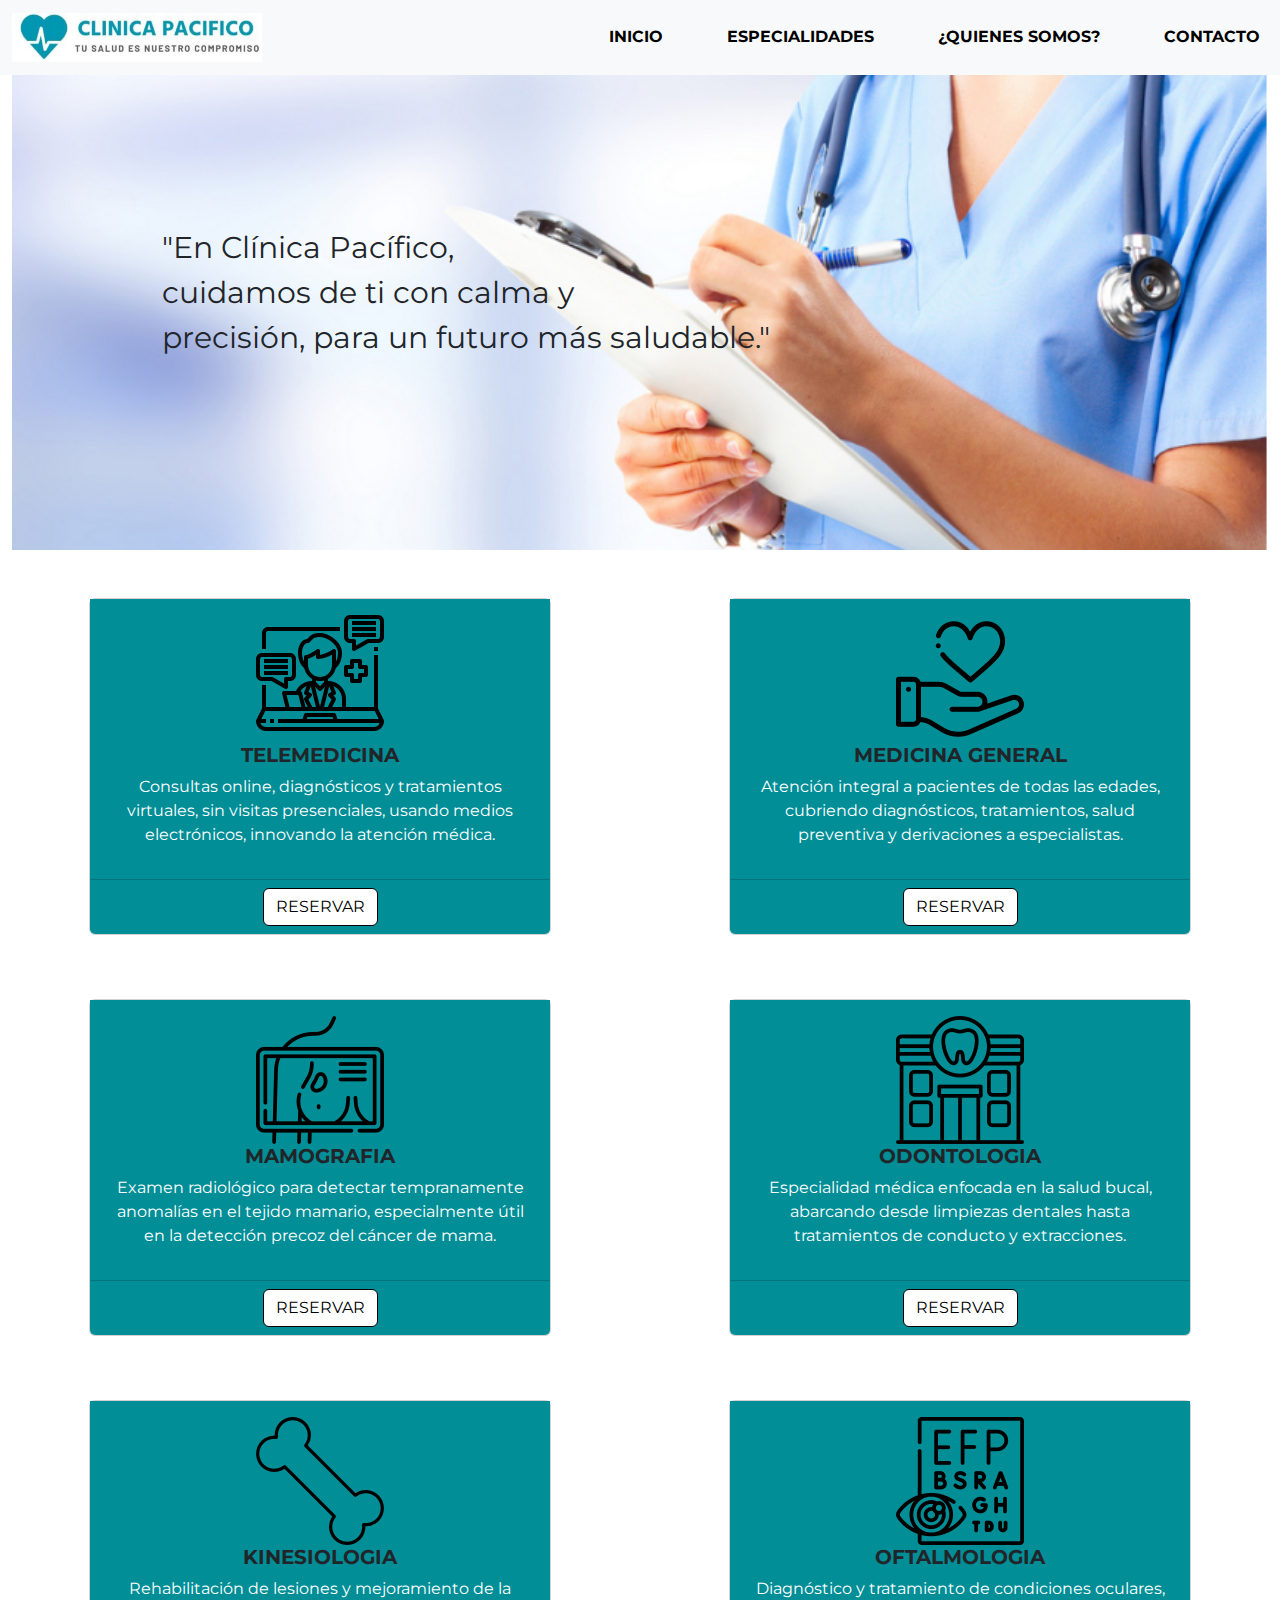
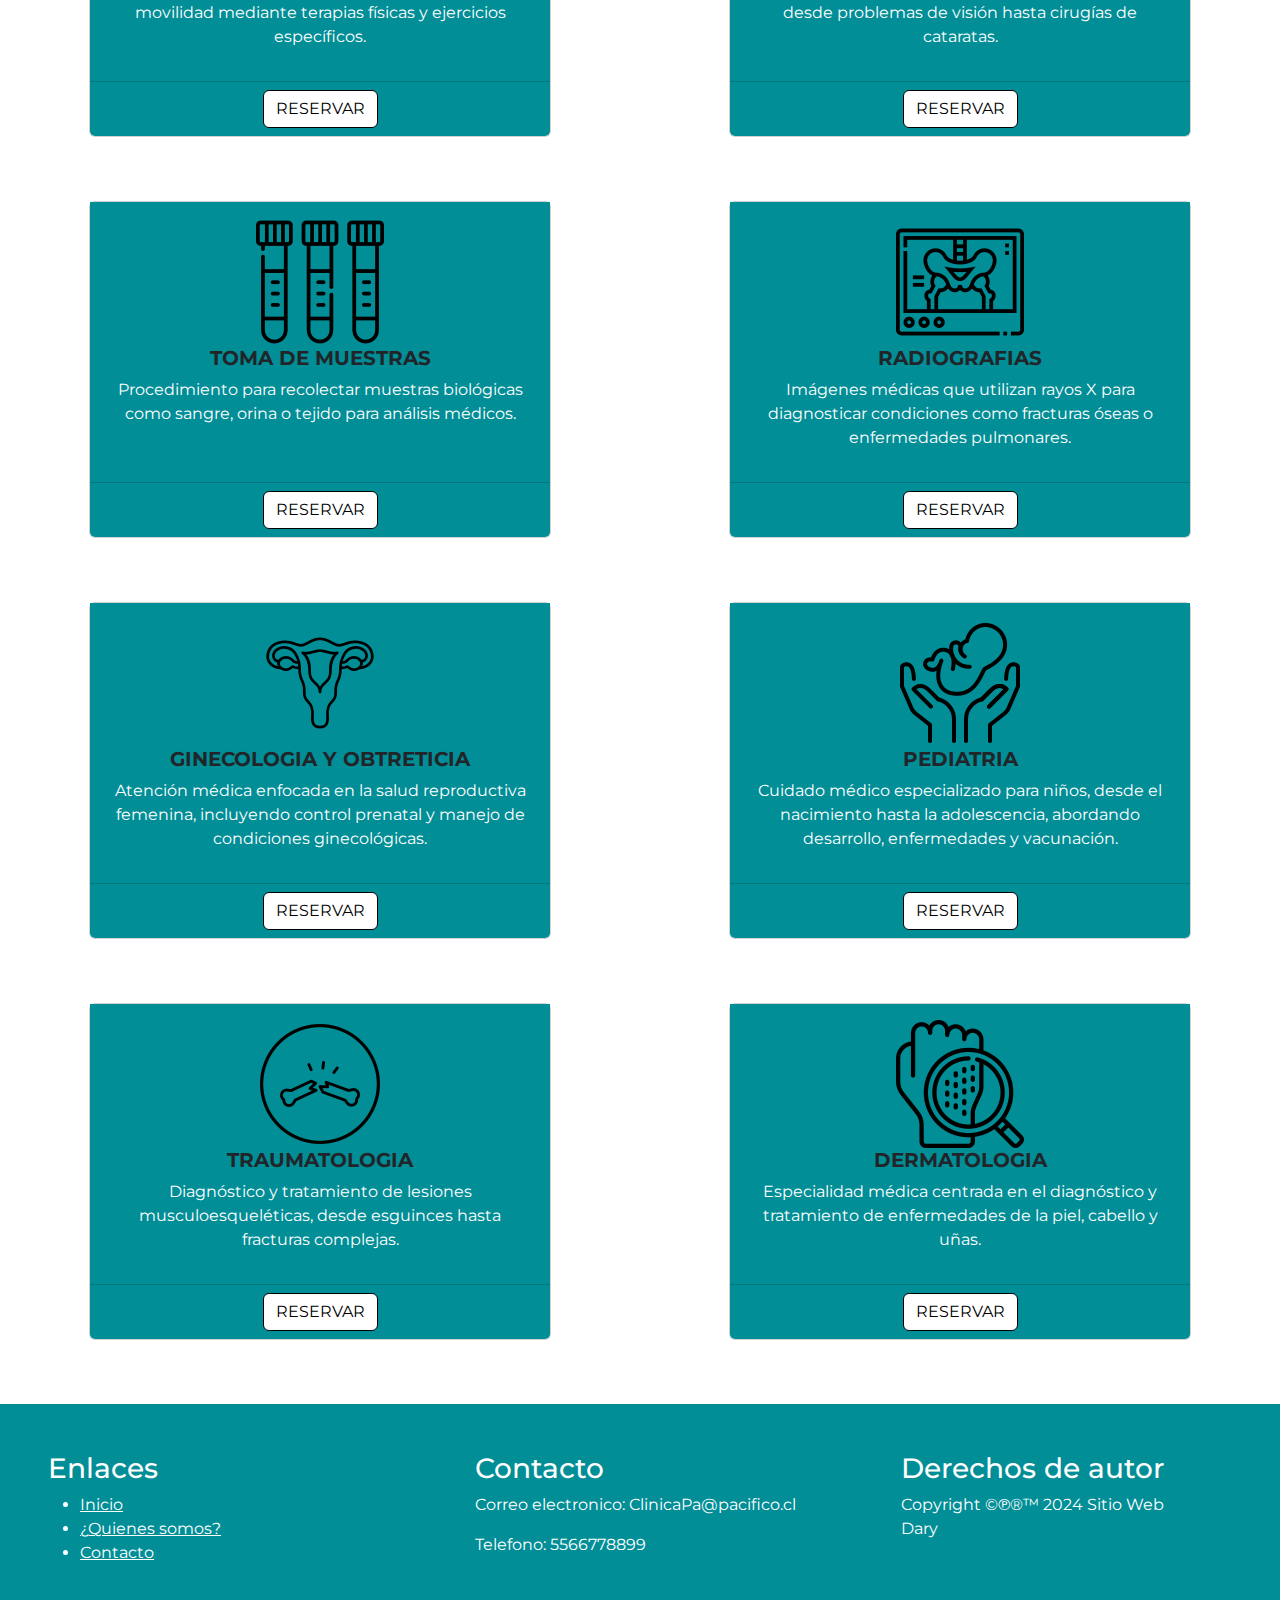
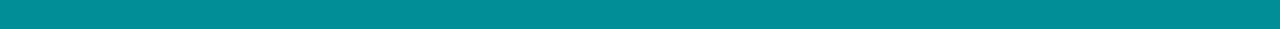
<file: especialidades.html>
<!DOCTYPE html>
<html lang="en">
<head>
    <meta charset="UTF-8">
    <meta name="viewport" content="width=device-width, initial-scale=1.0">
    <title>Especialidades</title>
    <!-- ICONS -->
    <link rel="shortcut icon" href="img/logore.ico" type="image/x-icon">
     <!-- GOOGLE FONTS-->
    <link rel="preconnect" href="https://fonts.googleapis.com">
    <link rel="preconnect" href="https://fonts.gstatic.com" crossorigin>
    <link href="https://fonts.googleapis.com/css2?family=Montserrat:ital,wght@0,100..900;1,100..900&display=swap" rel="stylesheet">
     <!-- BOOTSTRAP-->
    <link href="https://cdn.jsdelivr.net/npm/bootstrap@5.3.3/dist/css/bootstrap.min.css" rel="stylesheet" integrity="sha384-QWTKZyjpPEjISv5WaRU9OFeRpok6YctnYmDr5pNlyT2bRjXh0JMhjY6hW+ALEwIH" crossorigin="anonymous">
    <!-- CSS-->
    <link rel="stylesheet" href="css/especialidades.css">
    <!--JAVASCRIPT-->
    <script src="js/especialidades.js"></script>
</head>
<body>
    <nav class="navbar navbar-expand-lg navbar-light bg-light">
      <div class="container-fluid">
        <a class="navbar-brand" href="#"><img src="img/logoC.png" width="250px" alt=""></a>
        <button class="navbar-toggler" style="background-color: #018E97;" type="button" data-bs-toggle="collapse" data-bs-target="#navbarNav" aria-controls="navbarNav" aria-expanded="false" aria-label="Toggle navigation">
          <span class="navbar-toggler-icon"></span>
        </button>
        <div class="collapse navbar-collapse" id="navbarNav">
          <ul class="navbar-nav ms-auto gap-md-2 gap-sm-2 gap-lg-5">
            <li class="nav-item">
              <a class="nav-link active fw-bold" aria-current="page" href="index.html">INICIO</a>
            </li>
            <li class="nav-item">
              <a class="nav-link active fw-bold" href="especialidades.html">ESPECIALIDADES</a>
            </li>
            <li class="nav-item">
              <a class="nav-link active fw-bold" href="quienes_somos.html">¿QUIENES SOMOS?</a>
            </li>
            <li class="nav-item">
              <a class="nav-link active fw-bold" href="contacto.html">CONTACTO</a>
            </li>
          </ul>
        </div>
      </div>
    </nav>

    <main class="container-fluid">
        <div class="img-nav d-none d-sm-block">
            <div class="slogan img-fluid">
                <p>"En Clínica Pacífico,<br> cuidamos de ti con calma y <br> precisión, para un futuro más saludable."</p><br>
            </div>
        </div>

        <div class="card-body d-block d-md-none text-center w-75 mx-auto mt-4">
          <div class="card-text fw-bold p-4 text-white fs-4">            <!-- SE MUESTRA SOLO CUANDO EL DISPOSITIVO ES SM -->
              <p>"En Clínica Pacífico,<br> cuidamos de ti con calma y <br> precisión, para un futuro más saludable."</p>
          </div>
        </div>
        
        <section class="mt-5 mx-auto">
              <div class="row mb-5">
                <div class="col-md-6 col-sm-6 mb-3 d-flex justify-content-center align-content-center">
                  <div class="card text-center w-75">
                    <div class="card-body">
                      <img src="img/telemedicina.ico" class="img-fluid" alt="">
                      <h5 class="card-title fw-bold">TELEMEDICINA</h5>
                      <p class ="txt-white">Consultas online, diagnósticos y tratamientos virtuales, sin visitas presenciales, usando medios electrónicos, innovando la atención médica.</p>
                    </div>
                    <div class="card-footer">
                        <a href="datos_paciente.html"><button class="btn btn-primary " type="button" onclick="reservarEspecialidad('Telemedicina')">RESERVAR</button></a>
                    </div>
                  </div>
                </div>
                <div class="col-md-6 col-sm-6 mb-3 d-flex justify-content-center align-content-center">
                  <div class="card text-center w-75">
                    <div class="card-body">
                        <img src="img/medicina-gen.png" class="img-fluid" alt="">
                      <h5 class="card-title fw-bold">MEDICINA GENERAL</h5>
                      <p class ="txt-white">Atención integral a pacientes de todas las edades, cubriendo diagnósticos, tratamientos, salud preventiva y derivaciones a especialistas.</p>
                    </div>
                    <div class="card-footer">
                      <a href="datos_paciente.html"><button class="btn btn-primary" type="button" onclick="reservarEspecialidad('Medicina General')">RESERVAR</button></a>
                    </div>
                  </div>
                </div>
              </div>
              <div class="row mb-5">
                <div class="col-md-6 col-sm-6 mb-3 d-flex justify-content-center align-content-center">
                  <div class="card text-center w-75">
                    <div class="card-body">
                        <img src="img/mamografia.png" class="img-fluid" alt="">
                      <h5 class="card-title fw-bold">MAMOGRAFIA</h5>
                      <p class ="txt-white"> Examen radiológico para detectar tempranamente anomalías en el tejido mamario, especialmente útil en la detección precoz del cáncer de mama.</p>
                    </div>
                    <div class="card-footer">
                      <a href="datos_paciente.html"><button class="btn btn-primary" type="button" onclick="reservarEspecialidad('Mamografia')">RESERVAR</button></a>
                    </div>
                  </div>
                </div>
                <div class="col-md-6 col-sm-6 mb-3 d-flex justify-content-center align-content-center">
                  <div class="card text-center w-75">
                    <div class="card-body">
                        <img src="img/odonto.png" class="img-fluid" alt="">
                      <h5 class="card-title fw-bold">ODONTOLOGIA</h5>
                      <p class ="txt-white">Especialidad médica enfocada en la salud bucal, abarcando desde limpiezas dentales hasta tratamientos de conducto y extracciones.</p>
                    </div>
                    <div class="card-footer">
                      <a href="datos_paciente.html"><button class="btn btn-primary" type="button"onclick="reservarEspecialidad('Odontologia')">RESERVAR</button></a>
                    </div>
                  </div>
                </div>
              </div>
              <div class="row mb-5">
                <div class="col-md-6 col-sm-6 mb-3 d-flex justify-content-center align-content-center">
                  <div class="card text-center w-75">
                    <div class="card-body">
                        <img src="img/kine.png" class="img-fluid" alt="">
                      <h5 class="card-title fw-bold">KINESIOLOGIA</h5>
                      <P class ="txt-white">Rehabilitación de lesiones y mejoramiento de la movilidad mediante terapias físicas y ejercicios específicos.</P>
                    </div>
                    <div class="card-footer">
                      <a href="datos_paciente.html"><button class="btn btn-primary" type="button" onclick="reservarEspecialidad('Kinesiologia')">RESERVAR</button></a>
                    </div>
                  </div>
                </div>
                <div class="col-md-6 col-sm-6 mb-3 d-flex justify-content-center align-content-center">
                  <div class="card text-center w-75">
                    <div class="card-body">
                        <img src="img/ofta.png" class="img-fluid" alt="">
                      <h5 class="card-title fw-bold">OFTALMOLOGIA</h5>
                      <p class ="txt-white">Diagnóstico y tratamiento de condiciones oculares, desde problemas de visión hasta cirugías de cataratas.</p>
                    </div>
                    <div class="card-footer">
                      <a href="datos_paciente.html"><button class="btn btn-primary" type="button" onclick="reservarEspecialidad('Oftalmologia')">RESERVAR</button></a>
                    </div>
                  </div>
                </div>
              </div>
              <div class="row mb-5">
                  <div class="col-md-6 col-sm-6 mb-3 d-flex justify-content-center align-content-center">
                    <div class="card text-center w-75">
                      <div class="card-body">
                        <img src="img/muestra.ico" class="img-fluid" alt="">
                        <h5 class="card-title fw-bold">TOMA DE MUESTRAS</h5>
                        <p class ="txt-white"> Procedimiento para recolectar muestras biológicas como sangre, orina o tejido para análisis médicos.</p>
                      </div>
                      <div class="card-footer">
                        <a href="datos_paciente.html"><button class="btn btn-primary" type="button" onclick="reservarEspecialidad('Toma de muestras')">RESERVAR</button></a>
                      </div>
                    </div>
                  </div>
                  <div class="col-md-6 col-sm-6 mb-3 d-flex justify-content-center align-content-center">
                    <div class="card text-center w-75">
                      <div class="card-body">
                        <img src="img/4706703 (1).ico" class="img-fluid" alt="">
                        <h5 class="card-title fw-bold">RADIOGRAFIAS</h5>
                        <p class ="txt-white">Imágenes médicas que utilizan rayos X para diagnosticar condiciones como fracturas óseas o enfermedades pulmonares.</p>
                      </div>
                      <div class="card-footer">
                        <a href="datos_paciente.html"><button class="btn btn-primary" type="button" onclick="reservarEspecialidad('Radiografias')" >RESERVAR</button></a>
                      </div>
                    </div>
                  </div>
              </div>
              <div class="row mb-5">
                  <div class="col-md-6 col-sm-6 mb-3 d-flex justify-content-center align-content-center">
                    <div class="card text-center w-75">
                      <div class="card-body">
                        <img src="img/gine.ico" class="img-fluid" alt="">
                        <h5 class="card-title fw-bold">GINECOLOGIA Y OBTRETICIA</h5>
                        <p class ="txt-white">Atención médica enfocada en la salud reproductiva femenina, incluyendo control prenatal y manejo de condiciones ginecológicas.</p>
                      </div>
                      <div class="card-footer">
                        <a href="datos_paciente.html"><button class="btn btn-primary" type="button" onclick="reservarEspecialidad('Ginecologia y obstetricia')">RESERVAR</button></a>
                      </div>
                    </div>
                  </div>
                  <div class="col-md-6 col-sm-6 mb-3 d-flex justify-content-center align-content-center">
                    <div class="card text-center w-75">
                      <div class="card-body">
                        <img src="img/pediatria.ico" class="img-fluid" alt="">
                        <h5 class="card-title fw-bold">PEDIATRIA</h5>
                        <p class ="txt-white">Cuidado médico especializado para niños, desde el nacimiento hasta la adolescencia, abordando desarrollo, enfermedades y vacunación.</p>
                      </div>
                      <div class="card-footer">
                        <a href="datos_paciente.html"><button class="btn btn-primary" type="button" onclick="reservarEspecialidad('Pediatria')">RESERVAR</button></a>
                      </div>
                    </div>
                  </div>
              </div>
              <div class="row mb-5">
                  <div class="col-md-6 col-sm-6 mb-3 d-flex justify-content-center align-content-center">
                    <div class="card text-center w-75">
                      <div class="card-body">
                        <img src="img/trauma.ico" class="img-fluid" alt="">
                        <h5 class="card-title fw-bold">TRAUMATOLOGIA</h5>
                        <p class ="txt-white">Diagnóstico y tratamiento de lesiones musculoesqueléticas, desde esguinces hasta fracturas complejas.</p>
                      </div>
                      <div class="card-footer">
                        <a href="datos_paciente.html"><button class="btn btn-primary" type="button" onclick="reservarEspecialidad('Traumatologia')">RESERVAR</button></a>
                      </div>
                    </div>
                  </div>
                  <div class="col-md-6 col-sm-6 mb-3 d-flex justify-content-center align-content-center">
                    <div class="card text-center w-75">
                      <div class="card-body">
                        <img src="img/derma.ico" class="img-fluid" alt="">
                        <h5 class="card-title fw-bold">DERMATOLOGIA</h5>
                        <p class ="txt-white">Especialidad médica centrada en el diagnóstico y tratamiento de enfermedades de la piel, cabello y uñas.</p>
                      </div>
                      <div class="card-footer">
                        <a href="datos_paciente.html"><button class="btn btn-primary" type="button" onclick="reservarEspecialidad('Dermatologia')">RESERVAR</button></a>                   
                      </div>
                    </div>
                  </div>
              </div>                  
        </section>        
    </main>

    <footer class="fooc mt-5">
      <div class="container-fluid">
        <div class="row">
          <div class="col-md-4 col-sm-12 colfoter p-5">
            <h3>Enlaces</h3>
            <ul>                   <!-- que no se te olvide el ul es lista desordenbada-->
              <li><a class="txtfo" href="index.html">Inicio</a></li>
              <li><a class="txtfo"  href="index.html">¿Quienes somos?</a></li>  <!-- li es elemento de lista-->
              <li><a class="txtfo" href="contacto.html">Contacto</a></li>
            </ul>
          </div> 
          <div class="col-md-4 col-sm-12 colfoter p-5">
            <h3>Contacto</h3>
            <p>Correo electronico: ClinicaPa@pacifico.cl</p>
            <p>Telefono: 5566778899</p>
          </div>
          <div class="col-md-4 col-sm-12 colfoter p-5">
            <h3>Derechos de autor</h3>
            <p>Copyright ©℗®™ 2024 Sitio Web <br> Dary </p>
          </div>
        </div>
      </div>
    </footer>
    
    

    <script src="https://cdn.jsdelivr.net/npm/bootstrap@5.3.3/dist/js/bootstrap.bundle.min.js" integrity="sha384-YvpcrYf0tY3lHB60NNkmXc5s9fDVZLESaAA55NDzOxhy9GkcIdslK1eN7N6jIeHz" crossorigin="anonymous"></script>
</body>
</html>
</file>
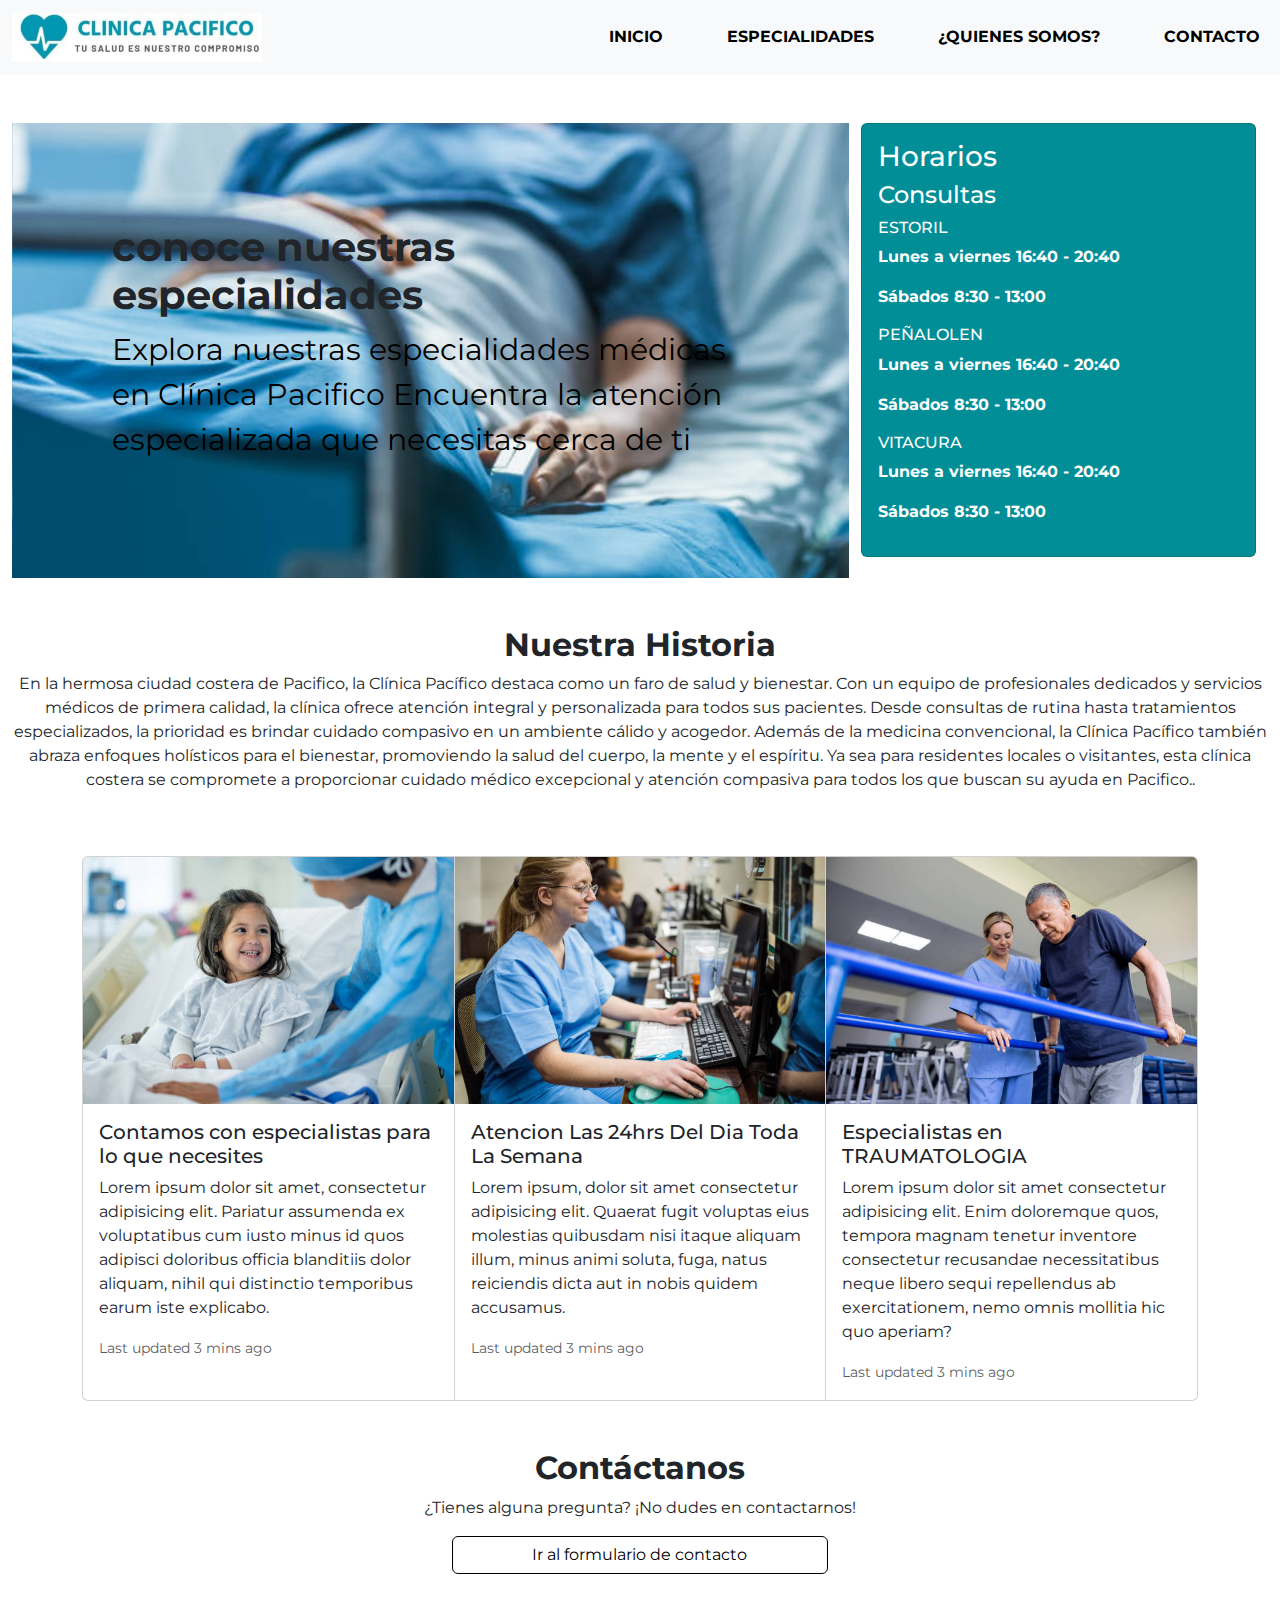
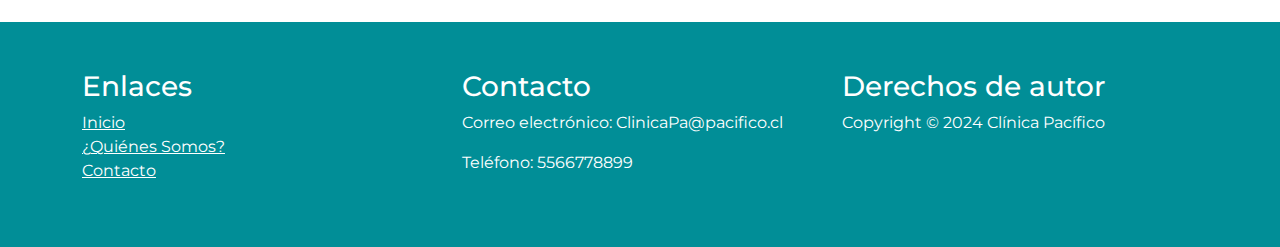
<file: quienes_somos.html>
<!DOCTYPE html>
<html lang="en">
<head>
    <meta charset="UTF-8">
    <meta name="viewport" content="width=device-width, initial-scale=1.0">
    <title>Document</title>
    <link rel="shortcut icon" href="img/logore.ico" type="image/x-icon">
    <link rel="preconnect" href="https://fonts.googleapis.com">
    <link rel="preconnect" href="https://fonts.gstatic.com" crossorigin>
    <link href="https://fonts.googleapis.com/css2?family=Montserrat:ital,wght@0,100..900;1,100..900&display=swap" rel="stylesheet">
    <link href="https://cdn.jsdelivr.net/npm/bootstrap@5.3.3/dist/css/bootstrap.min.css" rel="stylesheet" integrity="sha384-QWTKZyjpPEjISv5WaRU9OFeRpok6YctnYmDr5pNlyT2bRjXh0JMhjY6hW+ALEwIH" crossorigin="anonymous">
    <link rel="stylesheet" href="css/quienes_somos.css">
</head>
<body>
  <nav class="navbar navbar-expand-lg navbar-light bg-light">
    <div class="container-fluid">
      <a class="navbar-brand" href="#"><img src="img/logoC.png" width="250px" alt=""></a>
      <button class="navbar-toggler" style="background-color: #018E97;" type="button" data-bs-toggle="collapse" data-bs-target="#navbarNav" aria-controls="navbarNav" aria-expanded="false" aria-label="Toggle navigation">
        <span class="navbar-toggler-icon"></span>
      </button>
      <div class="collapse navbar-collapse" id="navbarNav">
        <ul class="navbar-nav ms-auto gap-md-2 gap-sm-2 gap-lg-5">
          <li class="nav-item">
            <a class="nav-link active fw-bold" aria-current="page" href="index.html">INICIO</a>
          </li>
          <li class="nav-item">
            <a class="nav-link active fw-bold" href="especialidades.html">ESPECIALIDADES</a>
          </li>
          <li class="nav-item">
            <a class="nav-link active fw-bold" href="quienes_somos.html">¿QUIENES SOMOS?</a>
          </li>
          <li class="nav-item">
            <a class="nav-link active fw-bold" href="contacto.html">CONTACTO</a>
          </li>
        </ul>
      </div>
    </div>
  </nav>
     
    <main class="container-fluid"> 

        <div class="row mt-5 m-0">
            <div class="col-lg-8 col-md-8 col-sm-12 img">  
              <div class="slogan">
                <h1 class="fw-bold">conoce  nuestras especialidades</h1>
                <p>Explora nuestras especialidades médicas en Clínica Pacifico
                   Encuentra la atención especializada que necesitas cerca de ti</p>
              </div>
            </div>
            <div class="col-lg-4 col-md-4 col-sm-12 m-0">
              <div class="card text-white bg fw-bold ">
                  <div class="card-body">
                      <h3 class="card-title">Horarios</h3>
                      <h4>Consultas</h4>
                      <h6>ESTORIL</h6>
                      <p>Lunes a viernes 16:40 - 20:40</p>
                      <p>Sábados 8:30 - 13:00</p>
                      <h6>PEÑALOLEN</h6>
                      <p>Lunes a viernes 16:40 - 20:40</p>
                      <p>Sábados 8:30 - 13:00</p>
                      <h6>VITACURA</h6>
                      <p>Lunes a viernes 16:40 - 20:40</p>
                      <p>Sábados 8:30 - 13:00</p>
                  </div>
              </div>
          </div>
      </div>
            <div class="row mt-5">
              <div class="col text-center">
                  <h2 class="fw-bold">Nuestra Historia</h2>
                  <p>En la hermosa ciudad costera de Pacifico, la Clínica Pacífico destaca como un faro de salud y bienestar. Con un equipo de profesionales dedicados y servicios médicos de primera calidad, la clínica ofrece atención integral y personalizada para todos sus pacientes. Desde consultas de rutina hasta tratamientos especializados, la prioridad es brindar cuidado compasivo en un ambiente cálido y acogedor.

                    Además de la medicina convencional, la Clínica Pacífico también abraza enfoques holísticos para el bienestar, promoviendo la salud del cuerpo, la mente y el espíritu. Ya sea para residentes locales o visitantes, esta clínica costera se compromete a proporcionar cuidado médico excepcional y atención compasiva para todos los que buscan su ayuda en Pacifico..</p>
              </div>
          </div>
          <div class="container mt-5">
            <div class="card-group">
              <div class="card">
                <img src="img/QUIENES_SOMOS_IMG2.jpg" class="card-img-top" alt="...">
                <div class="card-body">
                  <h5 class="card-title">Contamos con especialistas para lo que necesites</h5>
                  <p class="card-text">Lorem ipsum dolor sit amet, consectetur adipisicing elit. Pariatur assumenda ex voluptatibus cum iusto minus id quos adipisci doloribus officia blanditiis dolor aliquam, nihil qui distinctio temporibus earum iste explicabo.</p>
                  <p class="card-text"><small class="text-muted">Last updated 3 mins ago</small></p>
                </div>
              </div>
              <div class="card">
                <img src="img/istockphoto-1470737148-612x612.jpg" class="card-img-top" alt="...">
                <div class="card-body">
                  <h5 class="card-title">Atencion Las 24hrs Del Dia Toda La Semana</h5>
                  <p class="card-text">Lorem ipsum, dolor sit amet consectetur adipisicing elit. Quaerat fugit voluptas eius molestias quibusdam nisi itaque aliquam illum, minus animi soluta, fuga, natus reiciendis dicta aut in nobis quidem accusamus.</p>
                  <p class="card-text"><small class="text-muted">Last updated 3 mins ago</small></p>
                </div>
              </div>
              <div class="card">
                <img src="img/istockphoto-1501185765-612x612.jpg" class="card-img-top" alt="...">
                <div class="card-body">
                  <h5 class="card-title">Especialistas en TRAUMATOLOGIA</h5>
                  <p class="card-text">Lorem ipsum dolor sit amet consectetur adipisicing elit. Enim doloremque quos, tempora magnam tenetur inventore consectetur recusandae necessitatibus neque libero sequi repellendus ab exercitationem, nemo omnis mollitia hic quo aperiam?</p>
                  <p class="card-text"><small class="text-muted">Last updated 3 mins ago</small></p>
                </div>
              </div>
            </div>
          </div>
        <div class="row mt-5 text-center">
          <div class="col mb-5">
              <h2 class="fw-bold">Contáctanos</h2>
              <p>¿Tienes alguna pregunta? ¡No dudes en contactarnos!</p>
              <a href="contacto.html" class="btn btn-primary">Ir al formulario de contacto</a>
          </div>
      </div>
    </main>
    <footer class="fooc bg-custom text-white py-5">
      <div class="container">
          <div class="row">
              <div class="col-md-4">
                  <h3>Enlaces</h3>
                  <ul class="list-unstyled">
                      <li><a href="index.html" class="text-white">Inicio</a></li>
                      <li><a href="quienes_somos.html" class="text-white">¿Quiénes Somos?</a></li>
                      <li><a href="contacto.html" class="text-white">Contacto</a></li>
                  </ul>
              </div>
              <div class="col-md-4">
                  <h3>Contacto</h3>
                  <p>Correo electrónico: ClinicaPa@pacifico.cl</p>
                  <p>Teléfono: 5566778899</p>
              </div>
              <div class="col-md-4">
                  <h3>Derechos de autor</h3>
                  <p>Copyright © 2024 Clínica Pacífico</p>
              </div>
          </div>
      </div>
  </footer>
<script src="https://cdn.jsdelivr.net/npm/bootstrap@5.3.3/dist/js/bootstrap.bundle.min.js"></script>
</body>
</html>
</file>
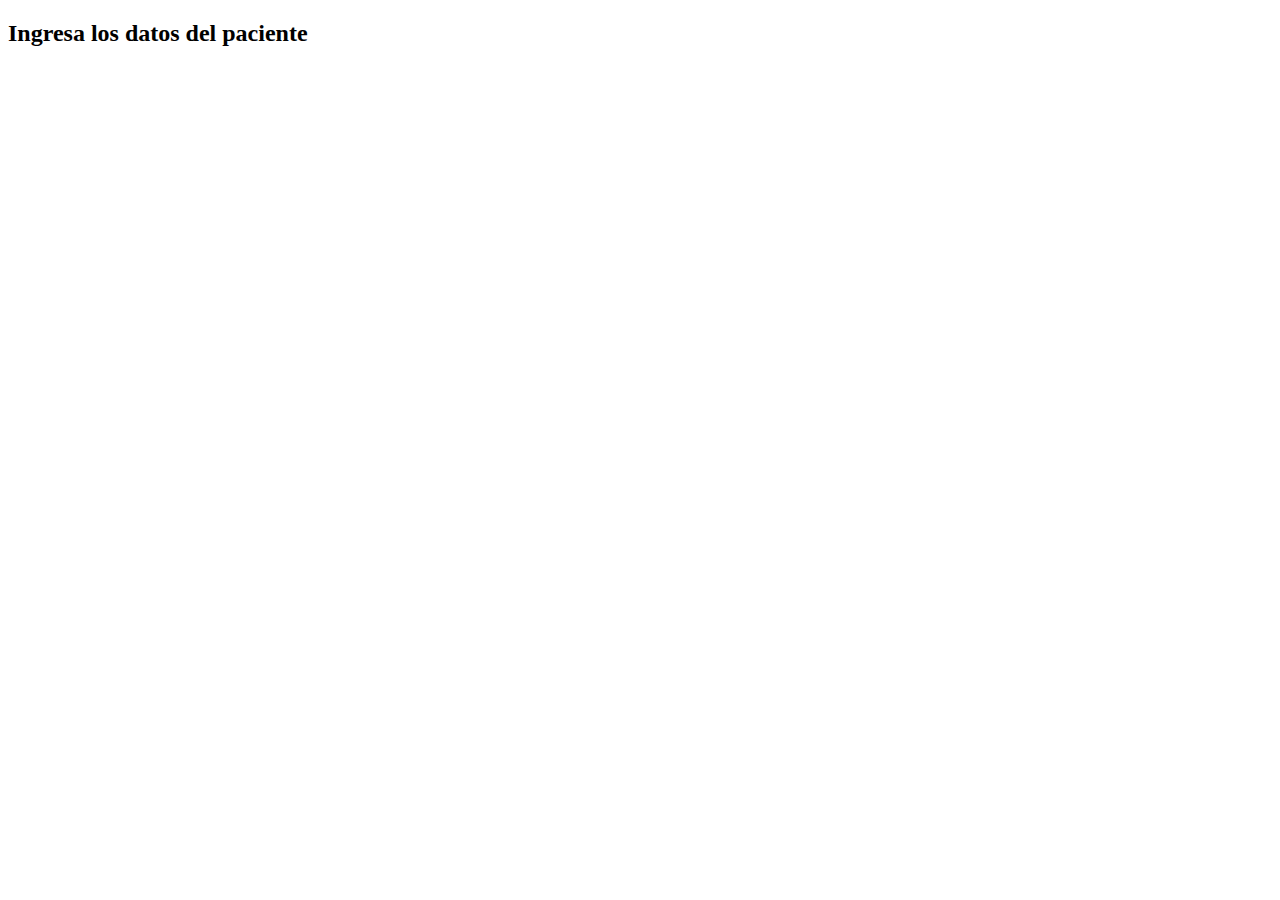
<file: registrocli.html>
<!DOCTYPE html>
<html lang="en">
<head>
    <meta charset="UTF-8">
    <meta name="viewport" content="width=device-width, initial-scale=1.0">
    <title>Clinica Pacifico</title>
</head>
<body>
    <h2>Ingresa los datos del paciente</h2>
    

    
</body>
</html>
</file>
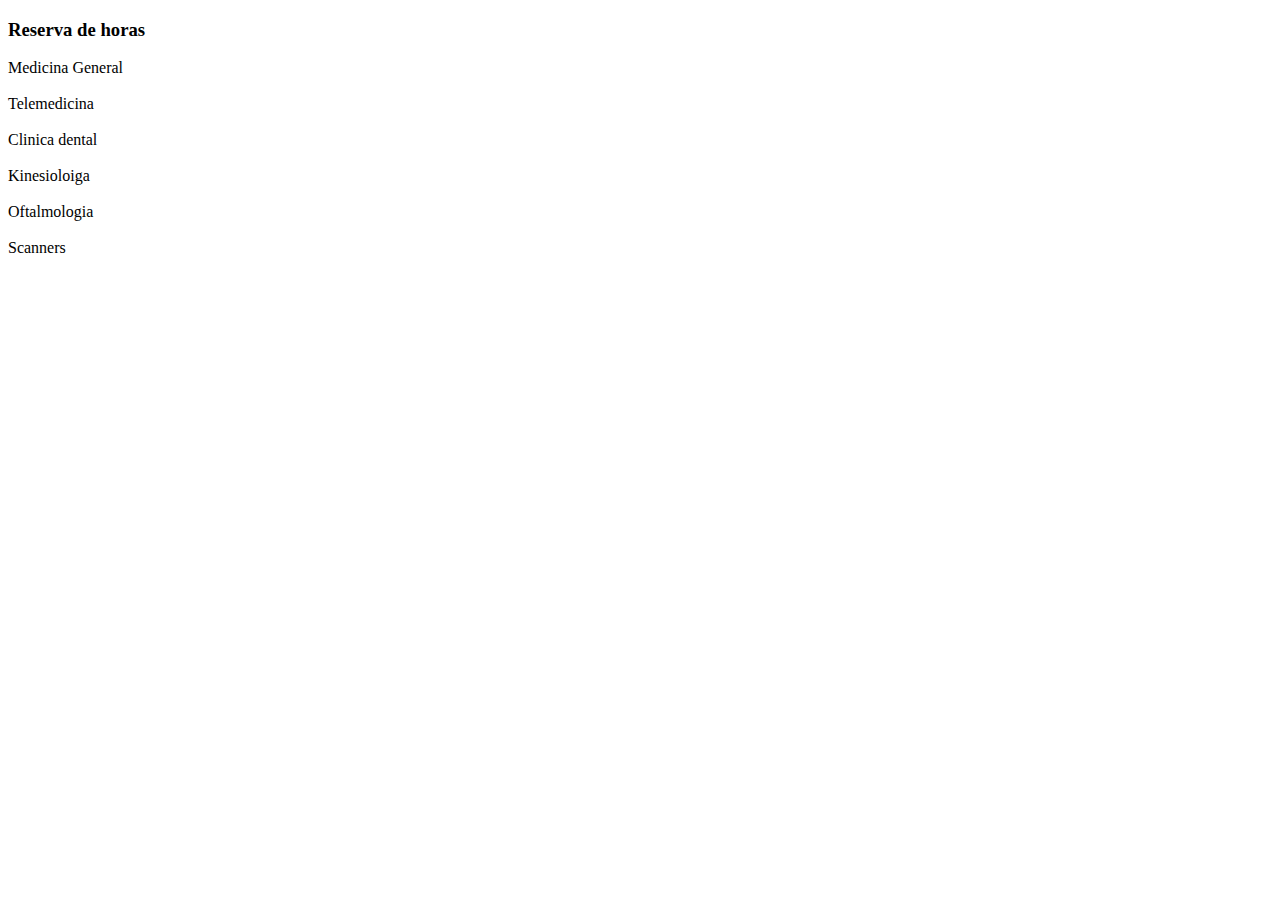
<file: Reser_cliente.html>
<!DOCTYPE html>
<html lang="en">
<head>
    <meta charset="UTF-8">
    <meta name="viewport" content="width=device-width, initial-scale=1.0">
    <title>Clinica Pacifico</title>
</head>
<body>
    <h3>Reserva de horas</h3>

    <div>
        <li>Medicina General</li><br>
        <li>Telemedicina</li><br>
        <li>Clinica dental</li><br>
        <li>Kinesioloiga</li><br>
        <li>Oftalmologia</li><br>
        <li>Scanners</li><br>
    </div>
    
</body>
</html>
</file>
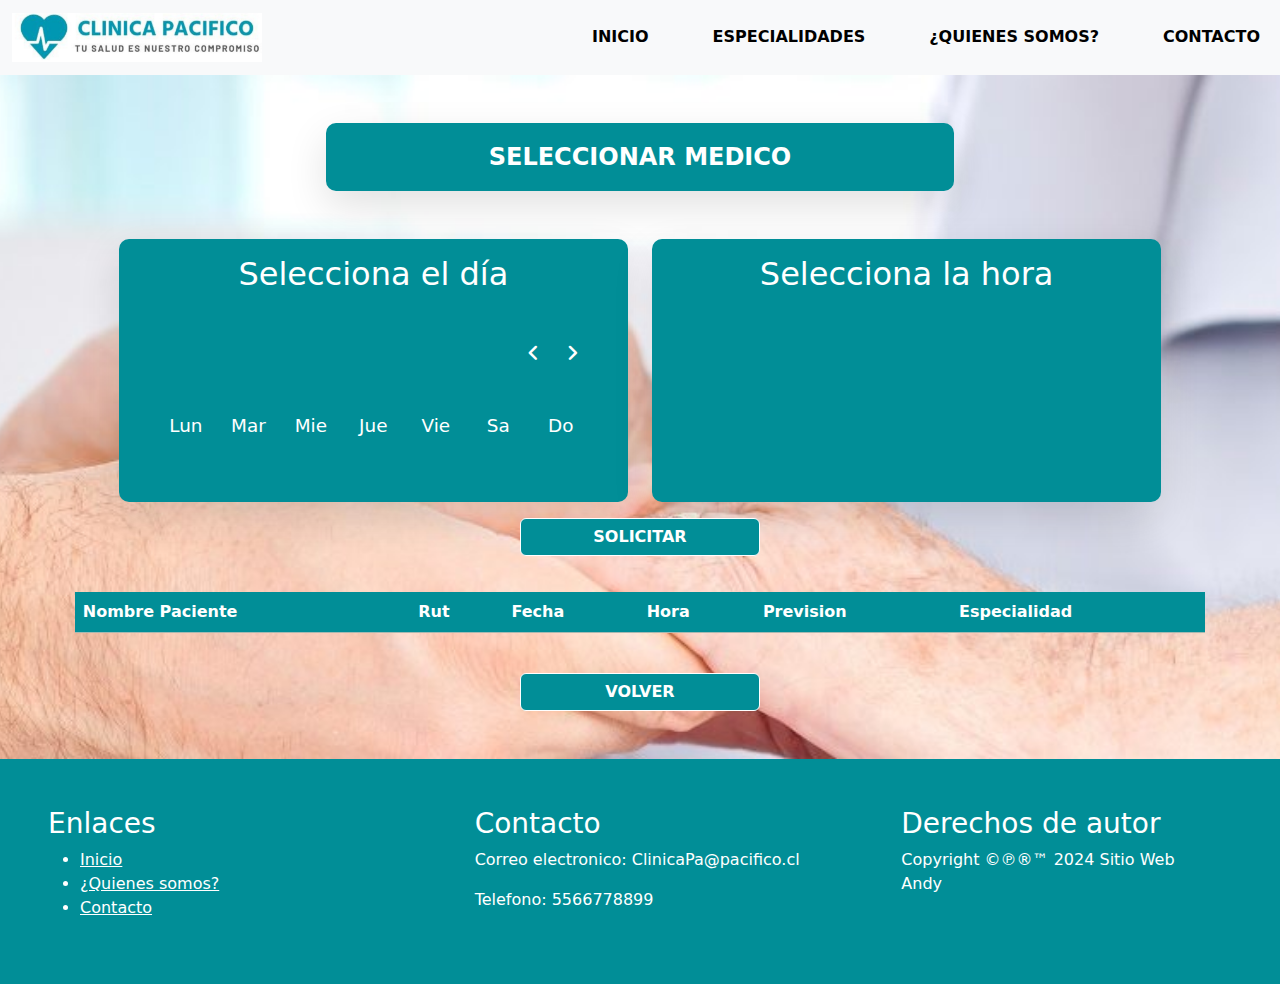
<file: seleccion_hora.html>
<!DOCTYPE html>
<html lang="en">
<head>
    <meta charset="UTF-8">
    <meta name="viewport" content="width=device-width, initial-scale=1.0">
    <title>Agenda tu hora</title>
    <!-- ICONS -->
    <link rel="shortcut icon" href="img/logore.ico" type="image/x-icon">
    <!-- GOOGLE FONTS-->
    <link rel="stylesheet" href="https://fonts.googleapis.com/css2?family=Material+Symbols+Rounded:opsz,wght,FILL,GRAD@20..48,100..700,0..1,-50..200">
    <!-- BOOTSTRAP-->
    <link href="https://cdn.jsdelivr.net/npm/bootstrap@5.3.3/dist/css/bootstrap.min.css" rel="stylesheet" integrity="sha384-QWTKZyjpPEjISv5WaRU9OFeRpok6YctnYmDr5pNlyT2bRjXh0JMhjY6hW+ALEwIH" crossorigin="anonymous">
    <link rel="stylesheet" href="https://cdn.jsdelivr.net/npm/bootstrap-icons@1.11.3/font/bootstrap-icons.min.css">
    <!-- CSS-->
    <link rel="stylesheet" href="css/seleccion_hora.css">
    <!-- JQUERY-->
    <script src="https://ajax.googleapis.com/ajax/libs/jquery/3.7.1/jquery.min.js"></script>
     <!-- JAVASCRIPT-->
     <script src="js/seleccion_hora.js"></script>
</head>
<body>

  <nav class="navbar navbar-expand-lg navbar-light bg-light">
    <div class="container-fluid">
      <a class="navbar-brand" href="#"><img src="img/logoC.png" width="250px" alt=""></a>
      <button class="navbar-toggler" style="background-color: #018E97;" type="button" data-bs-toggle="collapse" data-bs-target="#navbarNav" aria-controls="navbarNav" aria-expanded="false" aria-label="Toggle navigation">
        <span class="navbar-toggler-icon"></span>
      </button>
      <div class="collapse navbar-collapse" id="navbarNav">
        <ul class="navbar-nav ms-auto gap-md-2 gap-sm-2 gap-lg-5">
          <li class="nav-item">
            <a class="nav-link active fw-bold" aria-current="page" href="index.html">INICIO</a>
          </li>
          <li class="nav-item">
            <a class="nav-link active fw-bold" href="especialidades.html">ESPECIALIDADES</a>
          </li>
          <li class="nav-item">
            <a class="nav-link active fw-bold" href="quienes_somos.html">¿QUIENES SOMOS?</a>
          </li>
          <li class="nav-item">
            <a class="nav-link active fw-bold" href="quienes_somos.html">CONTACTO</a>
          </li>
        </ul>
      </div>
    </div>
  </nav>
<main class="container-fluid fondo-img ">
  <div class="row text-center align-items-center">
    <div class="col-12 mt-5">
        <form id="seleccionMedico" class="text-center wrapper w-50 mx-auto">
            <label class="m-3 fw-bold fs-4">SELECCIONAR MEDICO</label>
            <div id="tarjetasMedicos" class="overflow-auto mb-4" style="max-height: 200px;">
                <!-- Aquí se mostrara la tarjeta de medico -->
            </div>
        </form>
    </div>
  </div>
  <div class="row justify-content-center">
    <div class="col-md-5 mt-4">
      <div class="wrapper p-3 h-100">
        <h2 class="mb-3 text-center">Selecciona el día</h2>
        <header>   
          <p class="current-date">
            <span id="text_month"></span> <span id="text_year"></span>
          </p>
          <div class="icons">
            <span id="prev" class="material-symbols-rounded text-white">chevron_left</span>
            <span id="next" class="material-symbols-rounded text-white">chevron_right</span>
          </div>
        </header>
        <div class="calendar">
          <ul class="weeks">
            <li class="weekday">Lun</li>
            <li class="weekday">Mar</li>
            <li class="weekday">Mie</li>
            <li class="weekday">Jue</li>
            <li class="weekday">Vie</li>
            <li class="weekday">Sa</li>
            <li class="weekday">Do</li>
          </ul>
          <div class="days"></div> <!-- AQUI SE ALMACENARAN LOS DIAS-->
        </div>
      </div>
    </div>
    <div class="col-md-5 mt-4"> <!-- Cambiado a col-md-5 -->
      <div class="wrapper p-3 h-100">
        <h2 class="mb-3 text-center">Selecciona la hora</h2>
        <div class="hours"></div> <!-- AQUI VAN LAS HORAS DISPONIBLES-->
      </div>
    </div>
  </div>
    <div class="row mx-auto">
      <button id="guardar" class="btn btn-back fw-bold mx-auto mb-3 mt-3 ">SOLICITAR</button>
    </div> 
  <div class="table table-responsive" style="width: 90%; margin: auto; margin-top: 20px;">
    <table class="table table-success">
      <thead>
        <tr style="font-size: x-large;">
          <th>Nombre Paciente</th>
          <th>Rut</th>
          <th>Fecha</th>
          <th>Hora</th>
          <th>Prevision</th>
          <th>Especialidad</th>
        </tr>
      </thead>
      <tbody id="tableBody">
        <!-- Aquí se mostrarán la fecha y hora seleccionadas -->
      </tbody>
    </table>
  </div>
  <div class="text-center">
    <a href="index.html"><button id="volver" class="btn btn-back fw-bold mb-5 mt-4">VOLVER</button></a>  
  </div>
</main>    

<footer class="fooc">
  <div class="container-fluid">
    <div class="row">
      <div class="col-md-4 col-sm-12 colfoter p-5">
        <h3>Enlaces</h3>
        <ul>
          <li><a class="txtfo" href="index.html">Inicio</a></li>
          <li><a class="txtfo" href="index.html">¿Quienes somos?</a></li>
          <li><a class="txtfo" href="contacto.html">Contacto</a></li>
        </ul>
      </div> 
      <div class="col-md-4 col-sm-12 colfoter p-5">
        <h3>Contacto</h3>
        <p>Correo electronico: ClinicaPa@pacifico.cl</p>
        <p>Telefono: 5566778899</p>
      </div>
      <div class="col-md-4 col-sm-12 colfoter p-5">
        <h3>Derechos de autor</h3>
        <p>Copyright ©℗®™ 2024 Sitio Web <br> Andy </p>
      </div>
    </div>
  </div>
</footer>
<script src="https://ajax.googleapis.com/ajax/libs/jquery/3.5.1/jquery.min.js"></script>
<script src="https://cdn.jsdelivr.net/npm/bootstrap@5.3.3/dist/js/bootstrap.bundle.min.js" integrity="sha384-YvpcrYf0tY3lHB60NNkmXc5s9fDVZLESaAA55NDzOxhy9GkcIdslK1eN7N6jIeHz" crossorigin="anonymous"></script>
<script src="https://apis.google.com/js/api.js"></script>
</body>
</html>
</file>
<file: css/especialidades.css>
body{
    margin: 0;
    font-family: "Montserrat", sans-serif;
}
.img-nav{
    background-image: url(../img/bgClinicaMedica.jpg);
    background-position: center;
    background-size: cover;
    padding: 150px;
    width: 100%;
}
.slogan p{
    font-size: 30px;
}
.card-body,.card-footer{
    background-color:#018E97;
}
.btn{
    background-color: white;
    color: black;
    border-color: black;
}
.btn:hover{
    background-color:rgb(151, 148, 148);
    color: white;
    border-color: black;
}

.txt-white{
    color:white;
}

/* footer*/

.fooc .colfoter {
    background-color: #018E97;
    color: white;
}

.txtfo{
    color: white;
}
</file>
<file: css/quienes_somos.css>
body{
    margin: 0;
    font-family: "Montserrat", sans-serif;
}
.txtfo{
    color: white;
}
.img{
    background-image: url(../img/muerte.jpg);
    background-position: center;
    background-size: cover;
    padding: 100px;
}
.btn{
    background-color: white;
    color: black;
    border-color: black;
    width: 30%;
}
.btn:hover{
    background-color:rgb(151, 148, 148);
    color: white;
    border-color: black;
}
.slogan p{
    font-size: 30px;
    color: rgb(0, 0, 0);
}
.bg{
    background-color: #018E97;
}
.bg-custom {
    background-color: #018E97;
}
</file>
<file: css/seleccion_hora.css>
.calendario {
  display: flex;
  align-items: center;
  justify-content: center;
  min-height: 100vh;
}

.wrapper {
  background: #018e97;
  border-radius: 10px;
  box-shadow: 0 15px 40px rgba(0, 0, 0, 0.12);
  color: #fff;
}

.wrapper header {
  display: flex;
  align-items: center;
  padding: 25px 30px 10px;
  justify-content: space-between;
}

header .icons {
  display: flex;
}

header .icons span {
  height: 38px;
  width: 38px;
  margin: 0 1px;
  cursor: pointer;
  color: #878787;
  text-align: center;
  line-height: 38px;
  font-size: 1.9rem;
  user-select: none;
  border-radius: 50%;
}

.icons span:last-child {
  margin-right: -10px;
}

header .icons span:hover {
  background: #f2f2f2;
}

header .current-date {
  font-size: 1.80rem;
  font-weight: 500;
}

.calendar {
  padding: 20px;
}

.weeks {
  display: flex; /* Cambiamos a flex */
  justify-content: space-around;
  list-style: none;
  padding: 0;
}

.weekday {
  flex: 1; /* Distribuir el espacio disponible */
  color: #fff;
  font-size: 1.15rem;
  cursor: default;
  padding: 10px;
  text-align: center; /* Centrar el contenido */
}

.calendar .days {
  display: grid;
  grid-template-columns: repeat(7, 1fr); /* Esto crea 7 columnas de igual ancho */
  list-style: none;
  padding: 0;
  gap: 5px; /* Espacio entre los elementos */
}

.calendar .days li {
  color: #fff;
  font-size: 1.30rem;
  cursor: pointer;
  padding: 10px;
  text-align: center; /* Centrar el contenido */
}

.calendar .days li.inactive {
  color: #aaa;
}

/* Ajuste para el efecto hover en los días del calendario */
.calendar .days li:not(.inactive):hover {
  background: #fff; /* Cambia el fondo en hover */
  color: #018e97; /* Cambia el color del texto en hover */
  border-radius: 15px;
}

.calendar .days li.active {
  background-color: #fff; /* Color de fondo para días activos */
  border-radius: 15px;
  color: #018e97;
}

.calendar .days li:not(.inactive):hover::before {
  background: #f2f2f2;
}

.hours {
  display: grid;
  grid-template-columns: repeat(3, 1fr); /* 3 columns grid */
  gap: 10px; /* Space between the hour slots */
  padding: 20px;
}

.hour-slot {
  background: #018e97; /* Background color for hour slots */
  color: #fff; /* White text color */
  padding: 15px;
  text-align: center;
  border-radius: 10px;
  cursor: pointer;
  transition: background 0.3s, color 0.3s;
  font-size: 1.2rem; /* Larger font size */
}

.hour-slot.active {
  background-color: #fff; /* Background color when active */
  color: #018e97; /* Text color when active */
}

.hour-slot:hover {
  background: #fff; /* Background color on hover */
  color: #018e97; /* Text color on hover */
}

.btn-back{
  background-color: #018e97;
  border-color: #018e97;
  color: white;
  border-color: white;
  width: 15rem;
}
.btn-back:hover{
  background-color: white;
  border-color: white;
  color: #018e97;
}
.btn-back1{
  background-color: #018e97;
  border-color: #018e97;
  color: white;
  border-color: white;
  width: 10rem;
}
.btn-back1:hover{
  background-color: white;
  border-color: white;
  color: #018e97;
}
.fondo-img {
  background-image: url(../img/mision-y-vision-web-1400x400.jpg);
  background-position: center;
  background-size: cover;
  /*ajusta el tamaño de la imagen al cuadrado*/
  width: 100%;
}

.fondo-color {
  background-color: #018e97;
}

.fooc .colfoter {
  background-color: #018e97;
  color: white;
}

.txtfo {
  color: white;
}

.table th {
  background-color: #018e97;
  color: #fff;
  font-size: 1rem;
}

.table td {
  font-size: 0.9rem;
}
.inactive {
  background-color: #d3d3d3; /* Cambia el color de fondo para que se vea como inactiva */
  color: #a9a9a9; /* Cambia el color del texto */
  border-radius: 10px;
  cursor: not-allowed; /* Cambia el cursor para que no se pueda hacer clic */
}
</file>
